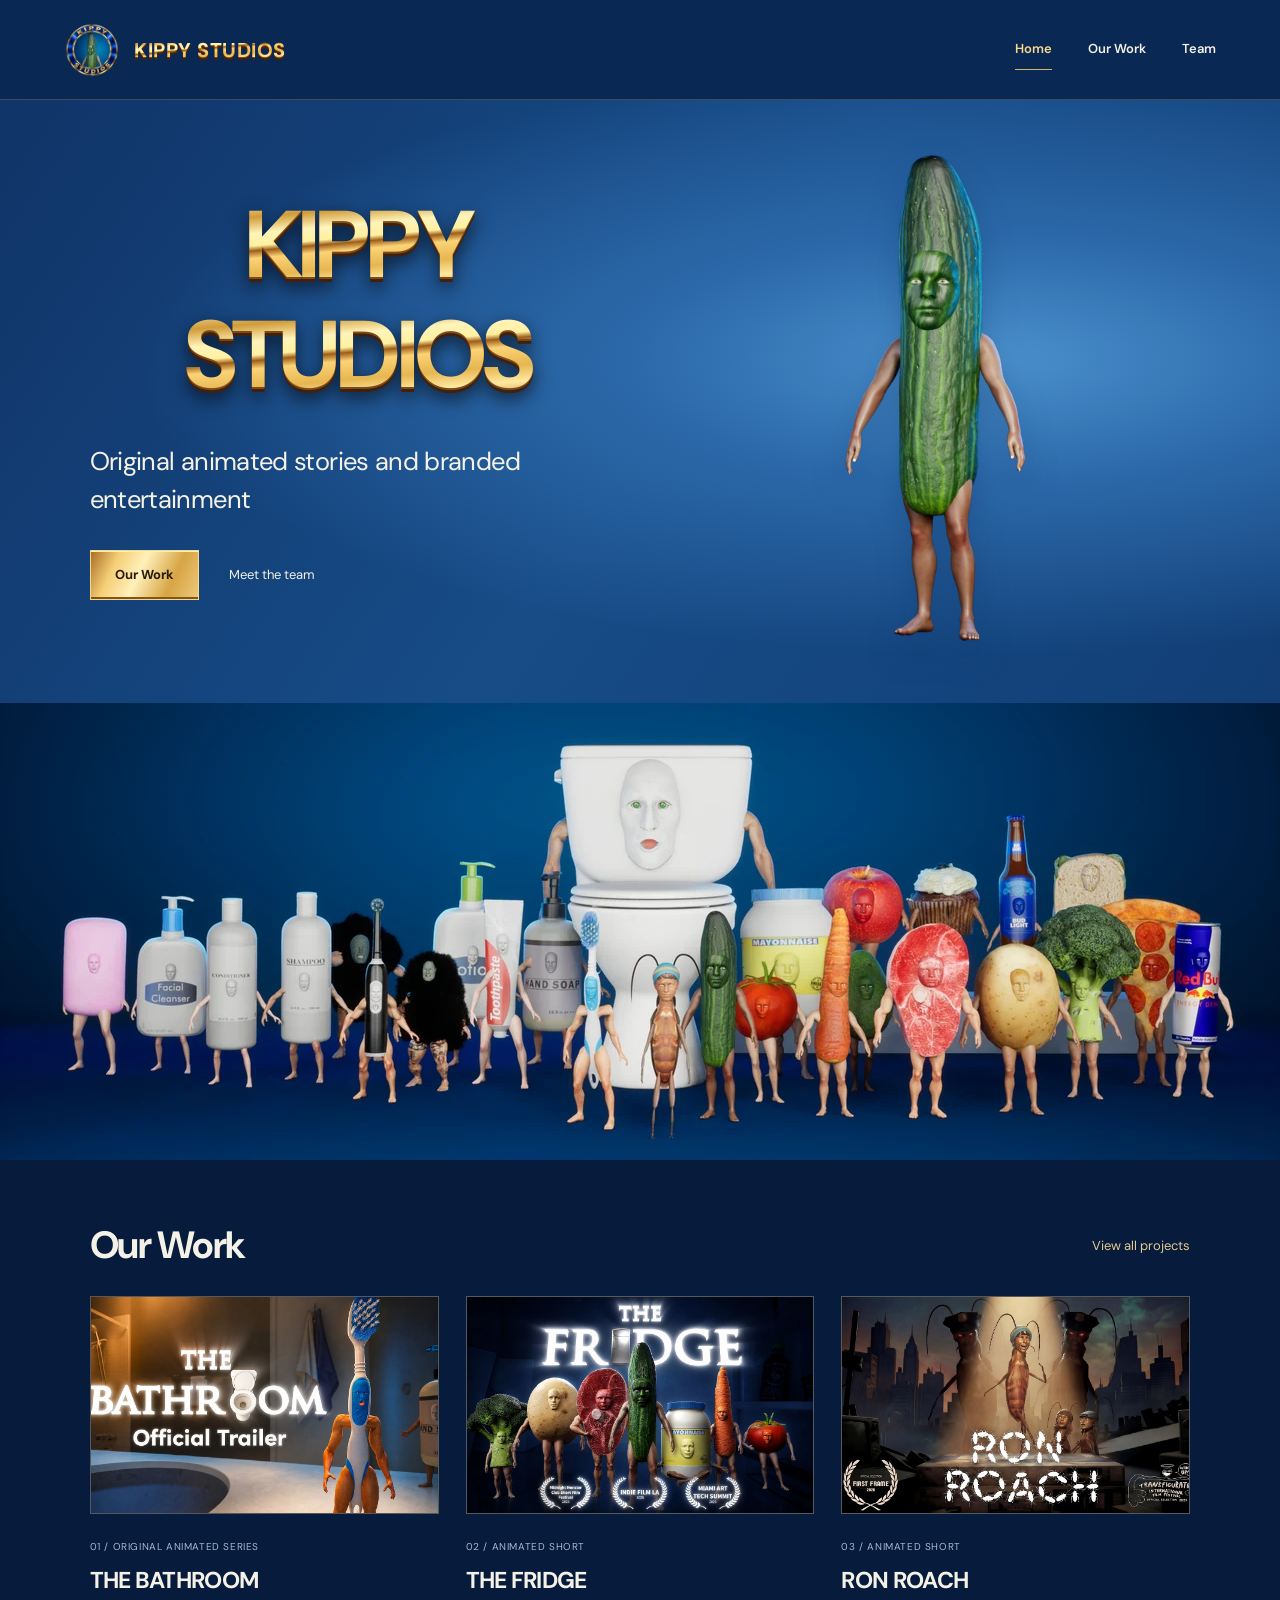
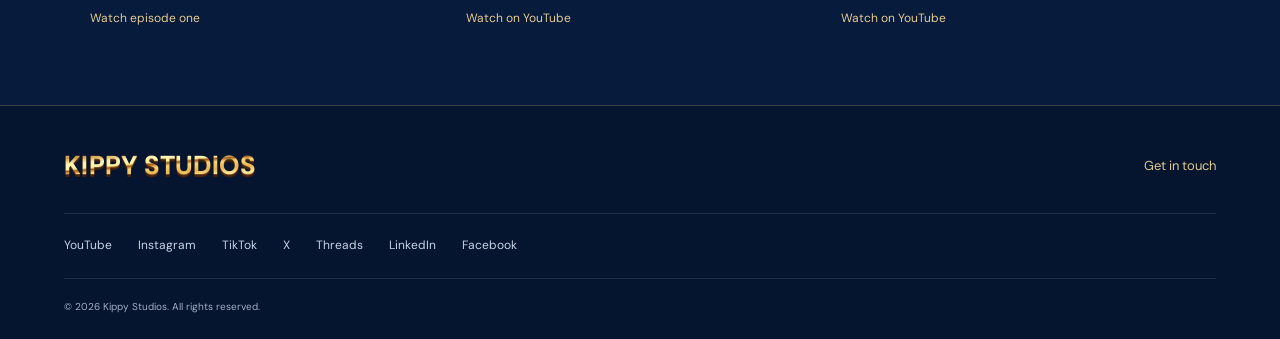
<file: index.html>
<!doctype html>
<html lang="en">
  <head>
    <meta charset="utf-8" />
    <meta name="viewport" content="width=device-width, initial-scale=1" />
    <meta name="theme-color" content="#113c78" />
    <meta
      name="description"
      content="Original animated stories and branded entertainment"
    />
    <title>Kippy Studios — Original animated stories and branded entertainment</title>
    <link rel="icon" type="image/png" href="assets/jake-favicon.png" />
    <link rel="apple-touch-icon" href="assets/jake-apple-touch.png" />
    <meta property="og:site_name" content="Kippy Studios" />
    <meta
      property="og:image"
      content="https://kippystudios.com/assets/jake-social-preview.jpg"
    />
    <meta
      property="og:image:alt"
      content="Jake the cucumber in the Kippy Studios sapphire and gold ring"
    />
    <meta name="twitter:card" content="summary" />
    <link rel="stylesheet" href="styles.css" />
    <script src="site.js" defer></script>
  </head>
  <body>
    <a class="skip" href="#main">Skip to content</a>
    <header class="site-header">
      <a class="brand" href="index.html" aria-label="Kippy Studios home"
        ><img
          class="brand-icon"
          src="assets/jake-ring-128.webp"
          srcset="
            assets/jake-ring-128.webp 128w,
            assets/jake-ring-256.webp 256w
          "
          sizes="(max-width:700px) 42px, 56px"
          alt=""
          width="128"
          height="128"
        /><span class="brand-name gold-text">KIPPY STUDIOS</span></a
      >
      <nav aria-label="Main navigation">
        <a href="index.html" aria-current="page">Home</a
        ><a href="projects.html">Our Work</a><a href="team.html">Team</a>
      </nav>
    </header>
    <main id="main">
      <section class="hero">
        <div class="hero-copy">
          <h1 class="brand-title" aria-label="Kippy Studios">
            <span class="gold-text">KIPPY</span
            ><span class="gold-text">STUDIOS</span>
          </h1>
          <p class="hero-tagline">
            Original animated stories and branded entertainment
          </p>
          <div class="hero-actions">
            <a class="button gold-button" href="projects.html">Our Work </a
            ><a class="text-link" href="team.html">Meet the team </a>
          </div>
        </div>
        <div class="jake-stage">
          <img
            class="hero-jake"
            src="assets/jake-fullbody-1000.webp"
            srcset="
              assets/jake-fullbody-640.webp  249w,
              assets/jake-fullbody-1000.webp 388w,
              assets/jake-fullbody-1600.webp 622w
            "
            sizes="(max-width:700px) 140px, (min-width:1600px) 218px, 194px"
            alt="Jake the cucumber, Kippy Studios’ original character from The Fridge"
            width="662"
            height="1704"
            fetchpriority="high"
            decoding="async"
          />
        </div>
      </section>
      <figure
        class="ensemble"
        data-ensemble-revision="blue-studio-v04-blue-floor-tight"
      >
        <div
          class="ensemble-viewport"
          tabindex="0"
          role="region"
          aria-label="Kippy character lineup, including John the toilet. Scroll horizontally on smaller screens to see the full cast."
        >
          <img
            src="assets/ensemble-with-john-blue-v04-tight-2560.webp"
            srcset="
              assets/ensemble-with-john-blue-v04-tight-1280.webp 1280w,
              assets/ensemble-with-john-blue-v04-tight-1920.webp 1920w,
              assets/ensemble-with-john-blue-v04-tight-2560.webp 2560w,
              assets/ensemble-with-john-blue-v04-tight-3840.webp 3840w
            "
            sizes="(max-width:700px) 897px, (min-width:1920px) 1920px, 100vw"
            alt="John the toilet at the center of Kippy Studios’ full ensemble of bathroom and food characters"
            width="3840"
            height="1370"
            loading="eager"
            decoding="async"
          />
        </div>
        <figcaption>Scroll to see the full cast</figcaption>
      </figure>
      <section id="work" class="section">
        <div class="section-heading">
          <h2>Our Work</h2>
          <a class="text-link" href="projects.html">View all projects</a>
        </div>
        <div class="film-grid">
          <article class="film-card">
            <a
              class="film-image"
              href="https://www.instagram.com/cobypal/reel/DZ8rlPfOWQp/"
              target="_blank"
              rel="noopener noreferrer"
              aria-label="Watch episode one: THE BATHROOM"
              ><img
                src="assets/film-0.webp"
                alt="The Bathroom — Original Animated Series"
                width="1280"
                height="720"
                loading="lazy"
            /></a>
            <div class="film-meta">
              <span>01 / Original Animated Series</span>
              <h3>THE BATHROOM</h3>
              <a
                href="https://www.instagram.com/cobypal/reel/DZ8rlPfOWQp/"
                target="_blank"
                rel="noopener noreferrer"
                >Watch episode one</a
              >
            </div>
          </article>
          <article class="film-card">
            <a
              class="film-image"
              href="https://www.youtube.com/watch?v=PSyKONIfqiM"
              target="_blank"
              rel="noopener noreferrer"
              aria-label="Watch on YouTube: THE FRIDGE"
              ><img
                src="assets/film-1.webp"
                alt="The Fridge — Animated Short"
                width="1280"
                height="720"
                loading="lazy"
            /></a>
            <div class="film-meta">
              <span>02 / Animated Short</span>
              <h3>THE FRIDGE</h3>
              <a
                href="https://www.youtube.com/watch?v=PSyKONIfqiM"
                target="_blank"
                rel="noopener noreferrer"
                >Watch on YouTube</a
              >
            </div>
          </article>
          <article class="film-card">
            <a
              class="film-image"
              href="https://www.youtube.com/watch?v=SQJE7rkXqWk"
              target="_blank"
              rel="noopener noreferrer"
              aria-label="Watch on YouTube: RON ROACH"
              ><img
                src="assets/film-2.webp"
                alt="Ron Roach — Animated Short"
                width="1280"
                height="720"
                loading="lazy"
            /></a>
            <div class="film-meta">
              <span>03 / Animated Short</span>
              <h3>RON ROACH</h3>
              <a
                href="https://www.youtube.com/watch?v=SQJE7rkXqWk"
                target="_blank"
                rel="noopener noreferrer"
                >Watch on YouTube</a
              >
            </div>
          </article>
        </div>
      </section>
    </main>
    <footer>
      <div class="footer-top">
        <a class="footer-brand gold-text" href="index.html">KIPPY STUDIOS</a
        ><a class="contact-link" href="mailto:coby@kippystudios.com"
          >Get in touch</a
        >
      </div>
      <nav class="socials" aria-label="Find Kippy Studios">
        <a
          href="https://www.youtube.com/@CobyPal/featured"
          target="_blank"
          rel="noopener noreferrer"
          >YouTube </a
        ><a
          href="https://www.instagram.com/cobypal/"
          target="_blank"
          rel="noopener noreferrer"
          >Instagram </a
        ><a
          href="https://www.tiktok.com/@cobypal"
          target="_blank"
          rel="noopener noreferrer"
          >TikTok </a
        ><a
          href="https://x.com/kippystudios"
          target="_blank"
          rel="noopener noreferrer"
          >X </a
        ><a
          href="https://www.threads.com/@kippystudios"
          target="_blank"
          rel="noopener noreferrer"
          >Threads </a
        ><a
          href="https://www.linkedin.com/company/kippystudios/?viewAsMember=true"
          target="_blank"
          rel="noopener noreferrer"
          >LinkedIn </a
        ><a
          href="https://facebook.com/kippystudiosofficial"
          target="_blank"
          rel="noopener noreferrer"
          >Facebook
        </a>
      </nav>
      <p class="copyright">© 2026 Kippy Studios. All rights reserved.</p>
    </footer>
  </body>
</html>
</file>
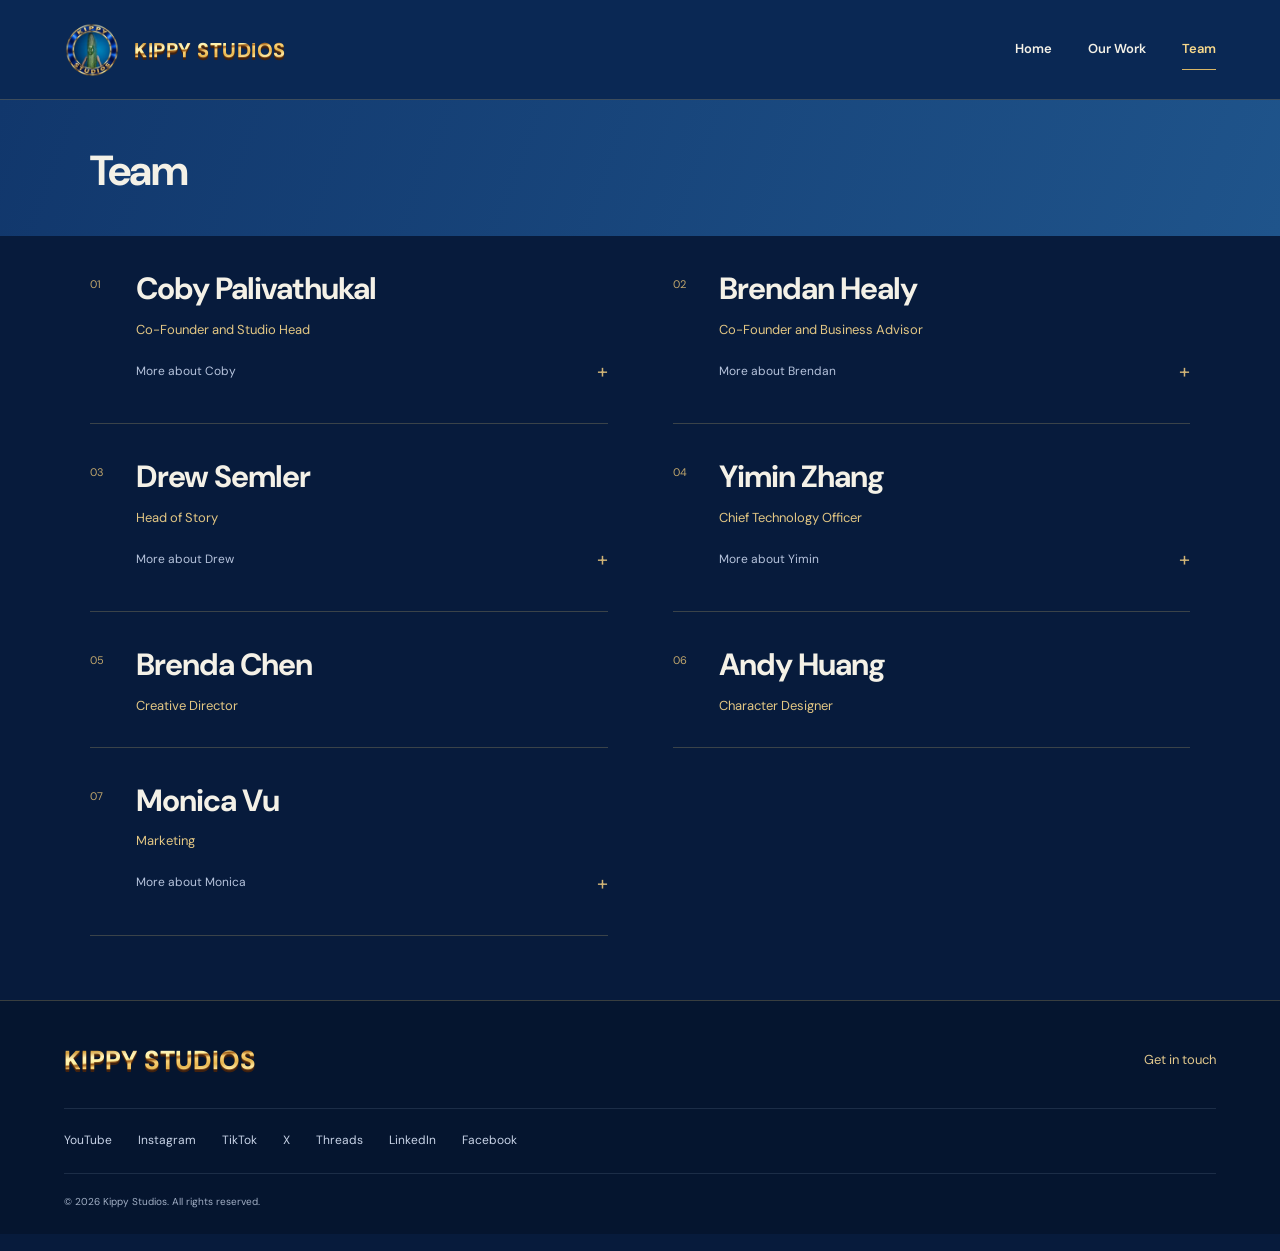
<file: about.html>
<!doctype html>
<html lang="en">
  <head>
    <meta charset="utf-8" />
    <meta name="viewport" content="width=device-width, initial-scale=1" />
    <meta http-equiv="refresh" content="0; url=team.html" />
    <link rel="canonical" href="https://kippystudios.com/team.html" />
    <title>Team — Kippy Studios</title>
  </head>
  <body>
    <main>
      <p>The Kippy Studios team is now at <a href="team.html">Team</a>.</p>
    </main>
  </body>
</html>
</file>
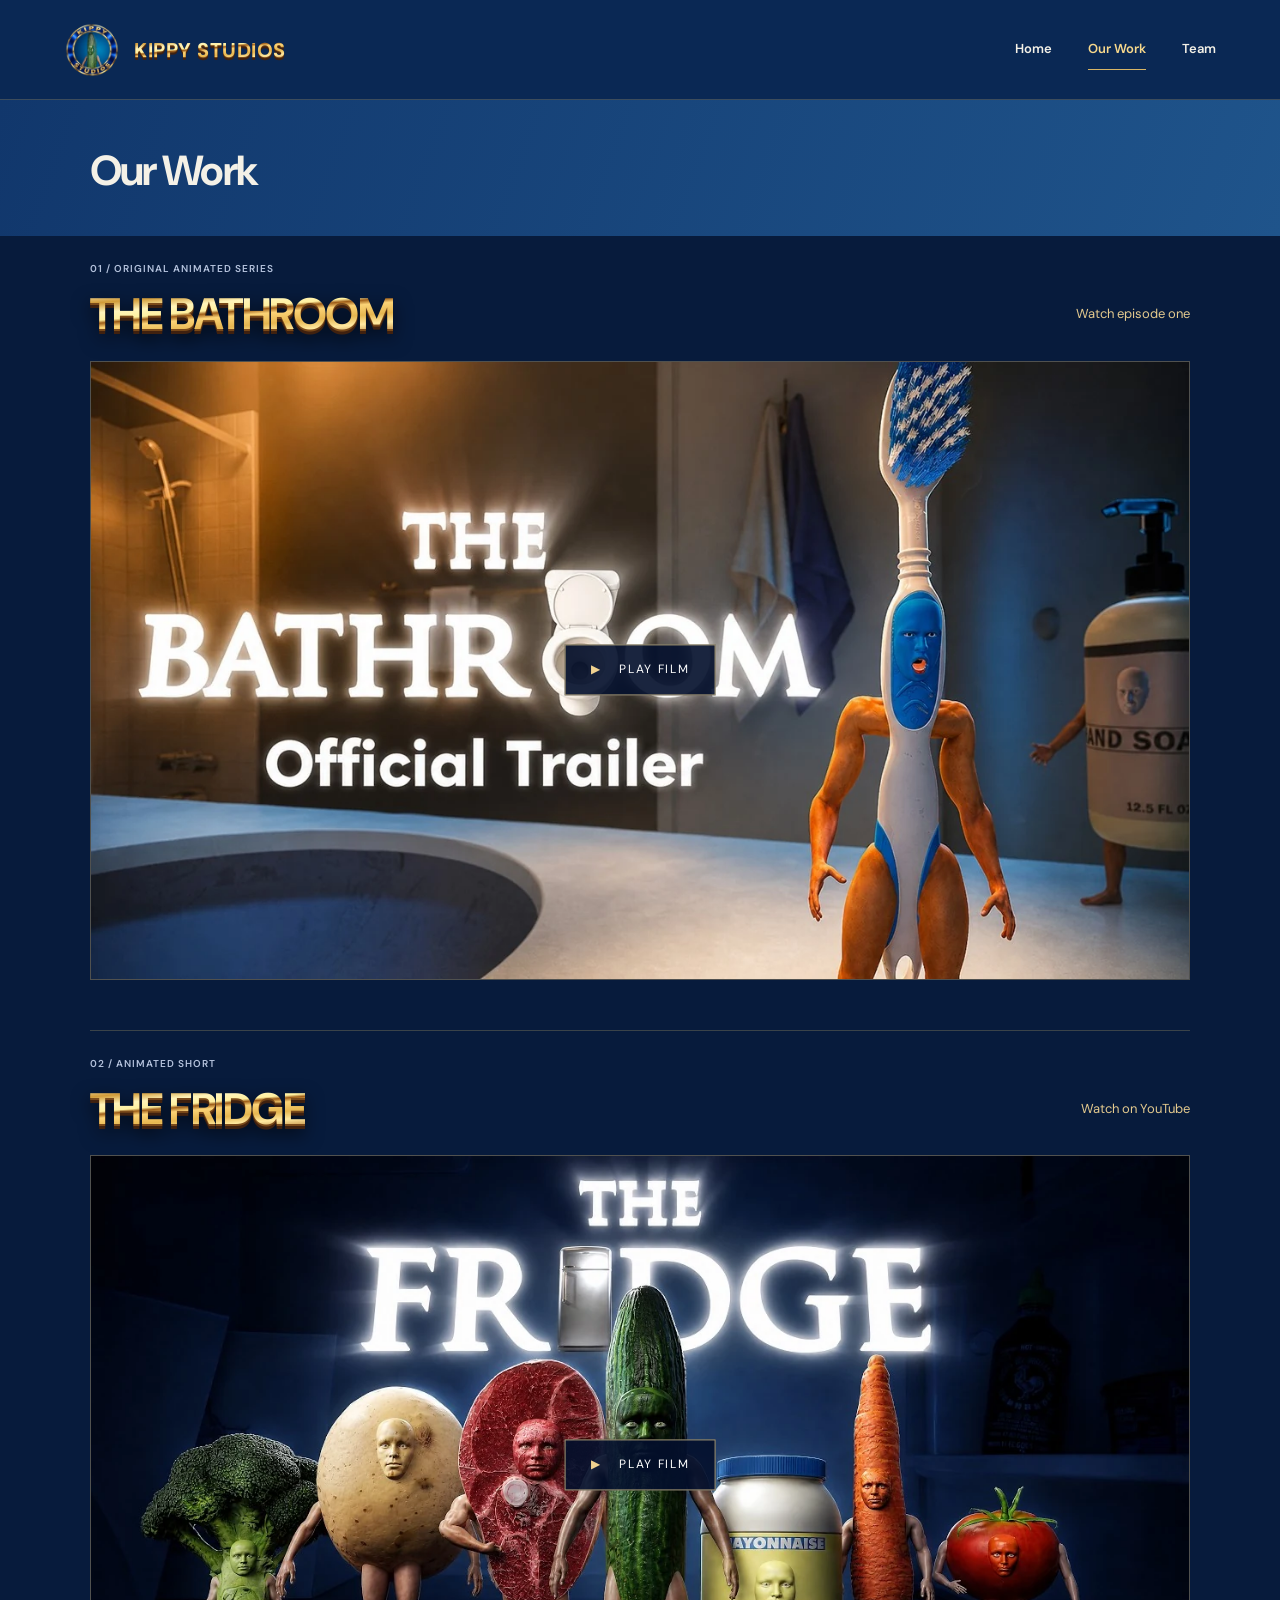
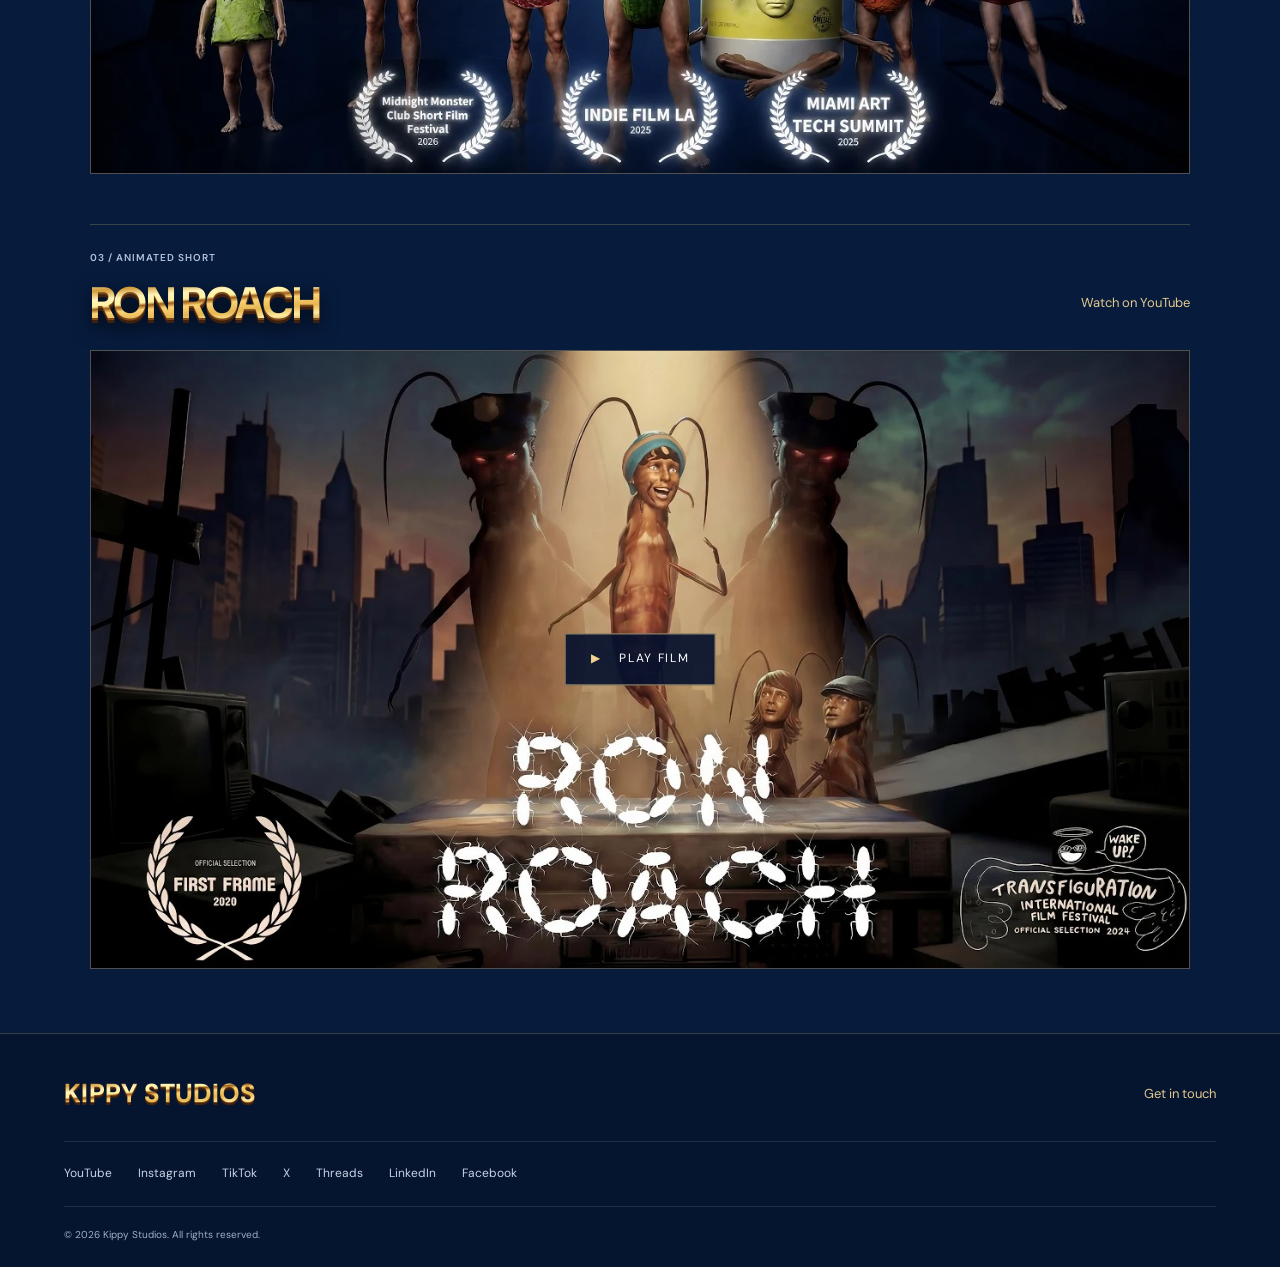
<file: projects.html>
<!doctype html>
<html lang="en">
  <head>
    <meta charset="utf-8" />
    <meta name="viewport" content="width=device-width, initial-scale=1" />
    <meta name="theme-color" content="#113c78" />
    <meta
      name="description"
      content="Watch The Bathroom, The Fridge, and Ron Roach — Kippy Studios originals."
    />
    <title>Our Work — Kippy Studios</title>
    <link rel="icon" type="image/png" href="assets/jake-favicon.png" />
    <link rel="apple-touch-icon" href="assets/jake-apple-touch.png" />
    <meta property="og:site_name" content="Kippy Studios" />
    <meta
      property="og:image"
      content="https://kippystudios.com/assets/jake-social-preview.jpg"
    />
    <meta
      property="og:image:alt"
      content="Jake the cucumber in the Kippy Studios sapphire and gold ring"
    />
    <meta name="twitter:card" content="summary" />
    <link rel="stylesheet" href="styles.css" />
    <script src="site.js" defer></script>
  </head>
  <body>
    <a class="skip" href="#main">Skip to content</a>
    <header class="site-header">
      <a class="brand" href="index.html" aria-label="Kippy Studios home"
        ><img
          class="brand-icon"
          src="assets/jake-ring-128.webp"
          srcset="
            assets/jake-ring-128.webp 128w,
            assets/jake-ring-256.webp 256w
          "
          sizes="(max-width:700px) 42px, 56px"
          alt=""
          width="128"
          height="128"
        /><span class="brand-name gold-text">KIPPY STUDIOS</span></a
      >
      <nav aria-label="Main navigation">
        <a href="index.html">Home</a
        ><a href="projects.html" aria-current="page">Our Work</a
        ><a href="team.html">Team</a>
      </nav>
    </header>
    <main id="main">
      <section class="work-intro"><h1>Our Work</h1></section>
      <section class="section projects-list" aria-label="Original films">
        <article class="project-feature">
          <div class="project-title">
            <span class="eyebrow">01 / Original Animated Series</span>
            <h2 class="gold-text">THE BATHROOM</h2>
            <a
              class="text-link"
              href="https://www.instagram.com/cobypal/reel/DZ8rlPfOWQp/"
              target="_blank"
              rel="noopener noreferrer"
              >Watch episode one</a
            >
          </div>
          <div
            class="video-shell"
            data-video="CnhX6bjEPXk"
            data-title="THE BATHROOM"
          >
            <button
              class="video-poster"
              type="button"
              aria-label="Play THE BATHROOM"
            >
              <img
                src="assets/film-0.webp"
                alt=""
                width="1280"
                height="720"
                loading="lazy"
              /><span class="video-play"
                ><span aria-hidden="true">▶</span> PLAY FILM</span
              >
            </button>
          </div>
          <noscript
            ><p>
              <a href="https://www.youtube.com/watch?v=CnhX6bjEPXk"
                >Watch THE BATHROOM on YouTube</a
              >
            </p></noscript
          >
        </article>
        <article class="project-feature">
          <div class="project-title">
            <span class="eyebrow">02 / Animated Short</span>
            <h2 class="gold-text">THE FRIDGE</h2>
            <a
              class="text-link"
              href="https://www.youtube.com/watch?v=PSyKONIfqiM"
              target="_blank"
              rel="noopener noreferrer"
              >Watch on YouTube</a
            >
          </div>
          <div
            class="video-shell"
            data-video="PSyKONIfqiM"
            data-title="THE FRIDGE"
          >
            <button
              class="video-poster"
              type="button"
              aria-label="Play THE FRIDGE"
            >
              <img
                src="assets/film-1.webp"
                alt=""
                width="1280"
                height="720"
                loading="lazy"
              /><span class="video-play"
                ><span aria-hidden="true">▶</span> PLAY FILM</span
              >
            </button>
          </div>
          <noscript
            ><p>
              <a href="https://www.youtube.com/watch?v=PSyKONIfqiM"
                >Watch THE FRIDGE on YouTube</a
              >
            </p></noscript
          >
        </article>
        <article class="project-feature">
          <div class="project-title">
            <span class="eyebrow">03 / Animated Short</span>
            <h2 class="gold-text">RON ROACH</h2>
            <a
              class="text-link"
              href="https://www.youtube.com/watch?v=SQJE7rkXqWk"
              target="_blank"
              rel="noopener noreferrer"
              >Watch on YouTube</a
            >
          </div>
          <div
            class="video-shell"
            data-video="SQJE7rkXqWk"
            data-title="RON ROACH"
          >
            <button
              class="video-poster"
              type="button"
              aria-label="Play RON ROACH"
            >
              <img
                src="assets/film-2.webp"
                alt=""
                width="1280"
                height="720"
                loading="lazy"
              /><span class="video-play"
                ><span aria-hidden="true">▶</span> PLAY FILM</span
              >
            </button>
          </div>
          <noscript
            ><p>
              <a href="https://www.youtube.com/watch?v=SQJE7rkXqWk"
                >Watch RON ROACH on YouTube</a
              >
            </p></noscript
          >
        </article>
      </section>
    </main>
    <footer>
      <div class="footer-top">
        <a class="footer-brand gold-text" href="index.html">KIPPY STUDIOS</a
        ><a class="contact-link" href="mailto:coby@kippystudios.com"
          >Get in touch</a
        >
      </div>
      <nav class="socials" aria-label="Find Kippy Studios">
        <a
          href="https://www.youtube.com/@CobyPal/featured"
          target="_blank"
          rel="noopener noreferrer"
          >YouTube </a
        ><a
          href="https://www.instagram.com/cobypal/"
          target="_blank"
          rel="noopener noreferrer"
          >Instagram </a
        ><a
          href="https://www.tiktok.com/@cobypal"
          target="_blank"
          rel="noopener noreferrer"
          >TikTok </a
        ><a
          href="https://x.com/kippystudios"
          target="_blank"
          rel="noopener noreferrer"
          >X </a
        ><a
          href="https://www.threads.com/@kippystudios"
          target="_blank"
          rel="noopener noreferrer"
          >Threads </a
        ><a
          href="https://www.linkedin.com/company/kippystudios/?viewAsMember=true"
          target="_blank"
          rel="noopener noreferrer"
          >LinkedIn </a
        ><a
          href="https://facebook.com/kippystudiosofficial"
          target="_blank"
          rel="noopener noreferrer"
          >Facebook
        </a>
      </nav>
      <p class="copyright">© 2026 Kippy Studios. All rights reserved.</p>
    </footer>
  </body>
</html>
</file>
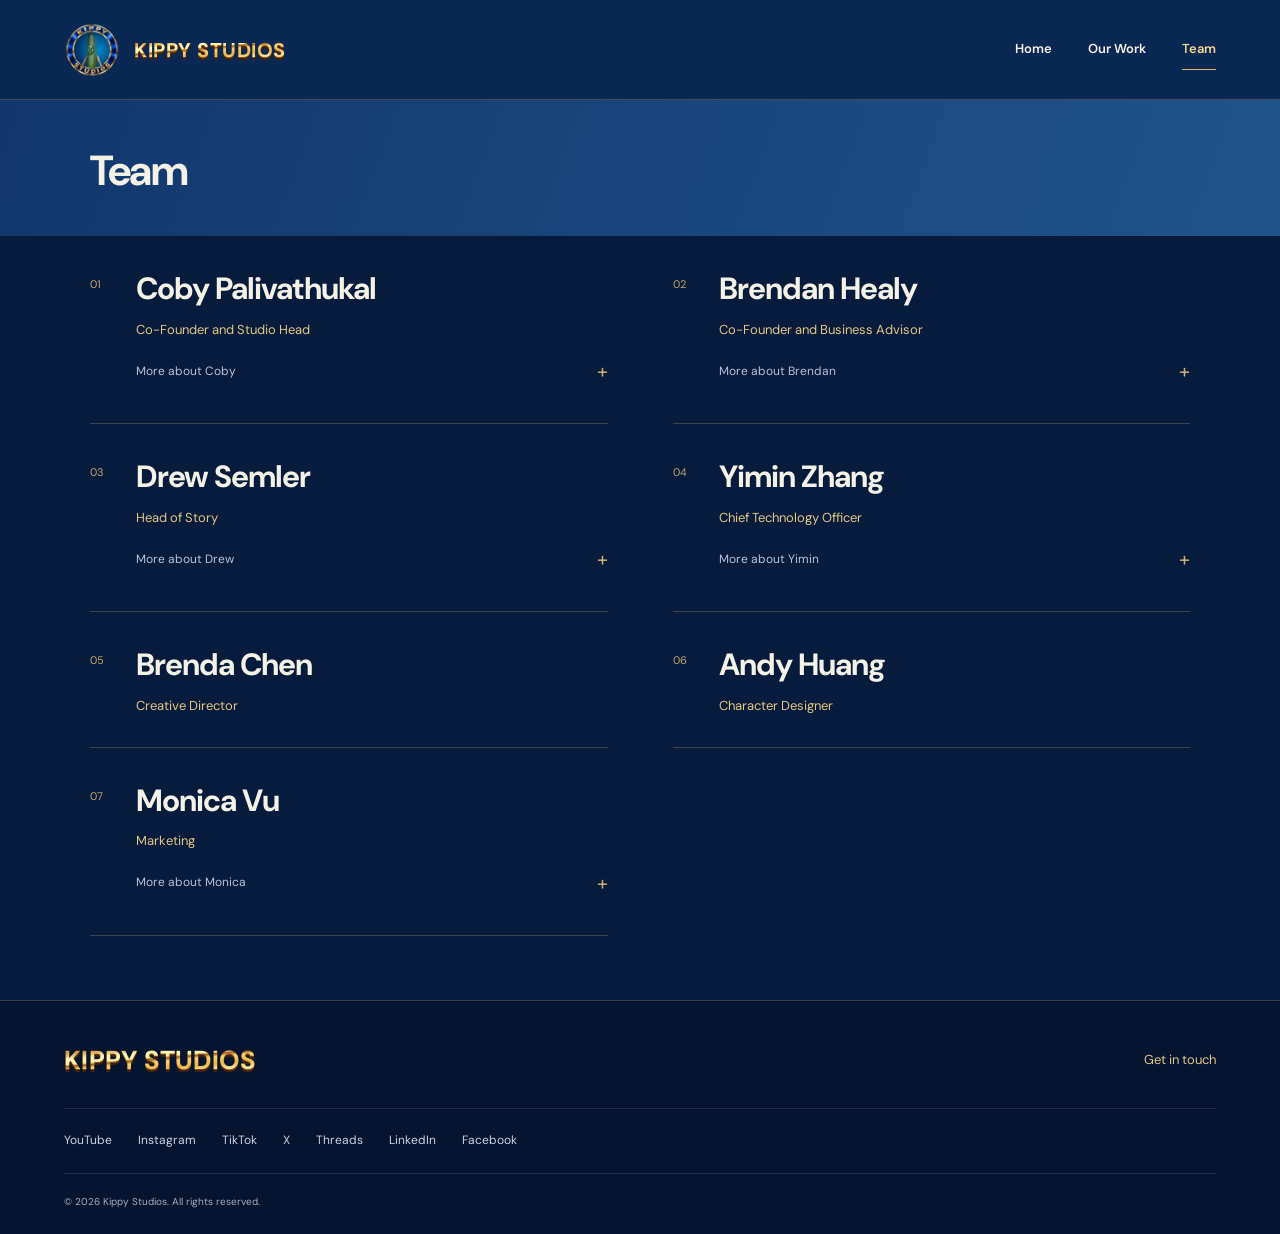
<file: team.html>
<!doctype html>
<html lang="en">
  <head>
    <meta charset="utf-8" />
    <meta name="viewport" content="width=device-width, initial-scale=1" />
    <meta name="theme-color" content="#113c78" />
    <meta name="description" content="Meet the Kippy Studios team." />
    <title>Team — Kippy Studios</title>
    <link rel="icon" type="image/png" href="assets/jake-favicon.png" />
    <link rel="apple-touch-icon" href="assets/jake-apple-touch.png" />
    <meta property="og:site_name" content="Kippy Studios" />
    <meta
      property="og:image"
      content="https://kippystudios.com/assets/jake-social-preview.jpg"
    />
    <meta
      property="og:image:alt"
      content="Jake the cucumber in the Kippy Studios sapphire and gold ring"
    />
    <meta name="twitter:card" content="summary" />
    <link rel="stylesheet" href="styles.css" />
    <script src="site.js" defer></script>
  </head>
  <body>
    <a class="skip" href="#main">Skip to content</a>
    <header class="site-header">
      <a class="brand" href="index.html" aria-label="Kippy Studios home"
        ><img
          class="brand-icon"
          src="assets/jake-ring-128.webp"
          srcset="
            assets/jake-ring-128.webp 128w,
            assets/jake-ring-256.webp 256w
          "
          sizes="(max-width:700px) 42px, 56px"
          alt=""
          width="128"
          height="128"
        /><span class="brand-name gold-text">KIPPY STUDIOS</span></a
      >
      <nav aria-label="Main navigation">
        <a href="index.html">Home</a><a href="projects.html">Our Work</a
        ><a href="team.html" aria-current="page">Team</a>
      </nav>
    </header>
    <main id="main">
      <section class="team-intro"><h1>Team</h1></section>
      <section class="section roster" aria-label="Kippy Studios team">
        <div class="team-grid">
          <article class="person">
            <span class="person-index">01</span>
            <h2>Coby Palivathukal</h2>
            <p class="person-role">Co-Founder and Studio Head</p>
            <details>
              <summary>
                More about Coby <span aria-hidden="true">+</span>
              </summary>
              <div class="bio">
                <p>
                  Coby is an award-winning filmmaker and creative technologist
                  working at the intersection of animation, storytelling, and
                  emerging media.
                </p>
                <p>
                  Coby holds a BA in Philosophy with a minor in Film &amp; Media
                  Studies from Stanford University and an MFA in Animation &amp;
                  Digital Arts from USC's School of Cinematic Arts.
                </p>
                <a href="https://www.linkedin.com/in/cobypalivathukal/"
                  >LinkedIn</a
                ><a href="mailto:coby@kippystudios.com">Email</a>
              </div>
            </details>
          </article>
          <article class="person">
            <span class="person-index">02</span>
            <h2>Brendan Healy</h2>
            <p class="person-role">Co-Founder and Business Advisor</p>
            <details>
              <summary>
                More about Brendan <span aria-hidden="true">+</span>
              </summary>
              <div class="bio">
                <p>
                  Brendan is a product builder working at the intersection of
                  media, technology, and creative systems.
                </p>
                <p>
                  Brendan holds a BA in History with a minor in Film from UCLA.
                  He is currently getting his MBA at Wharton.
                </p>
                <a href="https://www.linkedin.com/in/healy-brendan/">LinkedIn</a
                ><a href="mailto:brendan@kippystudios.com">Email</a>
              </div>
            </details>
          </article>
          <article class="person">
            <span class="person-index">03</span>
            <h2>Drew Semler</h2>
            <p class="person-role">Head of Story</p>
            <details>
              <summary>
                More about Drew <span aria-hidden="true">+</span>
              </summary>
              <div class="bio">
                <p>
                  Drew is a screenwriter and story developer with experience
                  across entertainment and advertising. He brings an
                  understanding of character, comedy, audience, and brand
                  storytelling to Kippy Studios.
                </p>
                <p>Drew wrote THE BATHROOM and Paper Penguin.</p>
                <p>
                  He holds a BA from Stanford University and an MFA in
                  Screenwriting from NYU.
                </p>
                <a href="https://www.linkedin.com/in/drew-semler-39799513a/"
                  >LinkedIn</a
                >
              </div>
            </details>
          </article>
          <article class="person">
            <span class="person-index">04</span>
            <h2>Yimin Zhang</h2>
            <p class="person-role">Chief Technology Officer</p>
            <details>
              <summary>
                More about Yimin <span aria-hidden="true">+</span>
              </summary>
              <div class="bio">
                <p>
                  Yimin is an innovative engineering leader working at the
                  intersection of software architecture, emerging technologies,
                  and scalable systems.
                </p>
                <p>
                  He develops creative content pipelines and leads the technical
                  vision for complex automated workflows.
                </p>
                <p>
                  Yimin holds a BA in animation and digital arts from the
                  University of Southern California.
                </p>
                <a href="https://www.linkedin.com/in/yiminzhangusc/"
                  >LinkedIn</a
                >
              </div>
            </details>
          </article>
          <article class="person">
            <span class="person-index">05</span>
            <h2>Brenda Chen</h2>
            <p class="person-role">Creative Director</p>
          </article>
          <article class="person">
            <span class="person-index">06</span>
            <h2>Andy Huang</h2>
            <p class="person-role">Character Designer</p>
          </article>
          <article class="person">
            <span class="person-index">07</span>
            <h2>Monica Vu</h2>
            <p class="person-role">Marketing</p>
            <details>
              <summary>
                More about Monica <span aria-hidden="true">+</span>
              </summary>
              <div class="bio">
                <p>
                  Monica is a strategic marketing leader working at the
                  intersection of brand storytelling, digital growth, and
                  creative campaigns.
                </p>
                <p>
                  She leads go-to-market strategy and helps scale audience
                  engagement across global markets.
                </p>
                <p>
                  Monica holds a BS in product design from Stanford and an MBA
                  from The Wharton School.
                </p>
                <a href="https://www.linkedin.com/in/vumonica/">LinkedIn</a>
              </div>
            </details>
          </article>
        </div>
      </section>
    </main>
    <footer>
      <div class="footer-top">
        <a class="footer-brand gold-text" href="index.html">KIPPY STUDIOS</a
        ><a class="contact-link" href="mailto:coby@kippystudios.com"
          >Get in touch</a
        >
      </div>
      <nav class="socials" aria-label="Find Kippy Studios">
        <a
          href="https://www.youtube.com/@CobyPal/featured"
          target="_blank"
          rel="noopener noreferrer"
          >YouTube </a
        ><a
          href="https://www.instagram.com/cobypal/"
          target="_blank"
          rel="noopener noreferrer"
          >Instagram </a
        ><a
          href="https://www.tiktok.com/@cobypal"
          target="_blank"
          rel="noopener noreferrer"
          >TikTok </a
        ><a
          href="https://x.com/kippystudios"
          target="_blank"
          rel="noopener noreferrer"
          >X </a
        ><a
          href="https://www.threads.com/@kippystudios"
          target="_blank"
          rel="noopener noreferrer"
          >Threads </a
        ><a
          href="https://www.linkedin.com/company/kippystudios/?viewAsMember=true"
          target="_blank"
          rel="noopener noreferrer"
          >LinkedIn </a
        ><a
          href="https://facebook.com/kippystudiosofficial"
          target="_blank"
          rel="noopener noreferrer"
          >Facebook
        </a>
      </nav>
      <p class="copyright">© 2026 Kippy Studios. All rights reserved.</p>
    </footer>
  </body>
</html>
</file>
<file: styles.css>
@import url("https://fonts.googleapis.com/css2?family=DM+Sans:wght@400;500;600;700&display=swap");
:root {
  --navy: #071b3c;
  --ink: #f4f1e7;
  --muted: #c4d5ec;
  --gold: #ecc979;
  --line: rgba(220, 190, 115, 0.24);
}
* {
  box-sizing: border-box;
}
html {
  scroll-behavior: auto;
  scroll-padding-top: 24px;
}
body {
  margin: 0;
  background: var(--navy);
  color: var(--ink);
  font-family: "DM Sans", Arial, sans-serif;
  font-size: 16px;
  line-height: 1.6;
}
a {
  color: inherit;
  text-decoration: none;
}
button {
  font: inherit;
}
img {
  display: block;
  max-width: 100%;
  height: auto;
}
h1,
h2,
h3,
p,
figure {
  margin: 0;
}
h1,
h2,
h3 {
  line-height: 1.1;
}
a:hover {
  color: #ffe3a0;
}
a:focus-visible,
button:focus-visible,
summary:focus-visible,
.ensemble-viewport:focus-visible {
  outline: 3px solid #f9dfa0;
  outline-offset: 6px;
}
.skip {
  position: fixed;
  top: -100px;
  left: 20px;
  padding: 12px 20px;
  background: #fff;
  color: #061333;
  z-index: 100;
}
.skip:focus {
  top: 10px;
}
.site-header {
  height: 100px;
  padding: 0 5%;
  display: flex;
  align-items: center;
  justify-content: space-between;
  border-bottom: 1px solid var(--line);
  background: #0a2854;
}
.brand {
  display: flex;
  gap: 14px;
  align-items: center;
}
.brand-icon {
  width: 56px;
  height: 56px;
  object-fit: contain;
}
.brand-name {
  font-size: 20px;
  font-weight: 700;
  line-height: 1.3;
  white-space: nowrap;
  letter-spacing: 0.025em;
}
.site-header nav {
  display: flex;
  gap: 36px;
}
.site-header nav a {
  position: relative;
  font-size: 13px;
  font-weight: 600;
  min-height: 44px;
  display: flex;
  align-items: center;
  padding: 12px 0;
}
.site-header nav a[aria-current] {
  color: #f8d98c;
}
.site-header nav a[aria-current]:after {
  content: "";
  position: absolute;
  bottom: 2px;
  left: 0;
  width: 100%;
  height: 1px;
  background: #d7b566;
}
/* Exact filled gold palette from the user's selected heading reference.
   Fixed gradient, fixed shadows: no animation, transition, brightness or shimmer. */
.gold-text {
  color: #efc772;
  background: linear-gradient(
    175deg,
    #fff8d1 0%,
    #d19b39 18%,
    #fff4ba 31%,
    #fff0a0 41%,
    #9e5d18 45%,
    #fbd376 51%,
    #e6b650 65%,
    #ffe9a0 77%,
    #aa681f 96%
  );
  -webkit-background-clip: text;
  background-clip: text;
  -webkit-text-fill-color: transparent;
  filter: drop-shadow(0 2px 0 #7a4a1a) drop-shadow(0 3px 0 #40210f)
    drop-shadow(0 6px 9px #0009);
  background-size: 100% 100%;
  background-position: 0 0;
  animation: none !important;
  transition: none !important;
  opacity: 1;
}
.hero {
  min-height: 590px;
  display: grid;
  grid-template-columns: 1.05fr 1fr;
  align-items: center;
  gap: 5%;
  padding: 48px 7% 55px;
  background:
    radial-gradient(
      ellipse at 77% 43%,
      #4b91ce 0,
      #2c69aa 25%,
      transparent 61%
    ),
    linear-gradient(125deg, #103468 0%, #174c87 52%, #123e75 100%);
}
.hero-copy {
  max-width: 620px;
}
.brand-title {
  font-size: clamp(70px, 7.4vw, 112px);
  font-weight: 700;
  letter-spacing: -0.045em;
  line-height: 1.03;
  text-align: center;
  margin: 0 0 32px;
}
/* Negative tracking lets the final Y overhang its text advance.
   Pad the painted background so its filled face and extrusion are complete. */
.brand-title .gold-text {
  display: table;
  margin: 0 auto;
  padding: 0 0.08em 7px;
  overflow: visible;
}
.brand-title .gold-text + .gold-text {
  margin-top: 6px;
}
.hero-tagline {
  font-size: clamp(19px, 2vw, 27px);
  line-height: 1.5;
  letter-spacing: -0.025em;
  max-width: 480px;
}
.hero-actions {
  display: flex;
  align-items: center;
  gap: 30px;
  margin-top: 30px;
}
.button {
  display: inline-flex;
  align-items: center;
  justify-content: center;
  padding: 14px 24px;
  font-weight: 700;
  font-size: 13px;
  min-height: 50px;
}
.gold-button {
  color: #291b09;
  border: 1px solid #f3d88e;
  background: linear-gradient(
    115deg,
    #a86d26,
    #f5cf76 23%,
    #fff0bb 45%,
    #d7a544 74%,
    #edca7b
  );
  box-shadow:
    inset 0 1px #fff3bb,
    inset 0 -2px #865316;
}
.gold-button:hover {
  color: #090d1c;
  border-color: #fff0bb;
}
.text-link {
  display: inline-flex;
  align-items: center;
  gap: 14px;
  min-height: 44px;
  font-size: 13px;
}
.humster-stage {
  display: flex;
  justify-content: center;
  align-items: center;
  position: relative;
  min-height: 450px;
}
.hero-humster {
  position: relative;
  max-height: 460px;
  width: auto;
  max-width: 88%;
  filter: drop-shadow(0 18px 18px #0006);
}
.ensemble {
  margin: 0 auto;
  max-width: 1920px;
  background: #061b49;
  border-top: 1px solid #213b68;
  border-bottom: 1px solid #213b68;
}
.ensemble-viewport {
  width: 100%;
  overflow-x: auto;
  overflow-y: hidden;
  scroll-behavior: auto;
  scrollbar-width: thin;
  scrollbar-color: #9c8045 #071837;
}
.ensemble img {
  display: block;
  width: 100%;
  height: auto;
  max-width: none;
}
.ensemble figcaption {
  display: none;
}
.section {
  padding: 64px 7%;
}
.section-heading {
  display: flex;
  align-items: center;
  justify-content: space-between;
  gap: 20px;
  margin-bottom: 28px;
}
.section-heading h2 {
  font-size: 38px;
  letter-spacing: -0.035em;
}
.section-heading .text-link {
  color: #e3ca90;
}
.film-grid {
  display: grid;
  grid-template-columns: repeat(3, minmax(0, 1fr));
  gap: 27px;
}
.film-image {
  position: relative;
  display: block;
  overflow: hidden;
  border: 1px solid #c7af6b44;
  aspect-ratio: 16/10;
  background: #12234c;
}
.film-image img {
  width: 100%;
  height: 100%;
  object-fit: cover;
}
.film-meta {
  padding-top: 18px;
}
.film-meta > span {
  font-size: 10px;
  letter-spacing: 0.06em;
  text-transform: uppercase;
  color: #a9b8d3;
}
.film-meta h3 {
  font-size: 23px;
  letter-spacing: -0.03em;
  margin: 10px 0 4px;
}
.film-meta > a {
  display: inline-flex;
  align-items: center;
  min-height: 44px;
  font-size: 12px;
  color: #e6cb90;
}
.work-intro,
.team-intro {
  padding: 30px 7% 12px;
}
.work-intro h1,
.team-intro h1 {
  font-size: 42px;
  letter-spacing: -0.04em;
  font-weight: 700;
}
.projects-list {
  padding-top: 0;
}
.project-feature {
  padding: 25px 0 50px;
  border-bottom: 1px solid var(--line);
}
.project-feature:last-child {
  border: 0;
  padding-bottom: 0;
}
.project-title {
  display: flex;
  align-items: center;
  justify-content: space-between;
  gap: 13px;
  flex-wrap: wrap;
  margin-bottom: 22px;
}
.eyebrow {
  font-size: 10px;
  font-weight: 600;
  color: #b4c2dc;
  letter-spacing: 0.1em;
  text-transform: uppercase;
}
.project-title .eyebrow {
  width: 100%;
}
.project-title h2 {
  font-size: clamp(28px, 3.5vw, 44px);
  letter-spacing: -0.035em;
}
.project-title > a {
  color: #e4ca8e;
}
.video-shell {
  aspect-ratio: 16/9;
  background: #081839;
  border: 1px solid #bf9e5966;
  position: relative;
  overflow: hidden;
}
.video-poster {
  padding: 0;
  border: 0;
  color: #fff;
  display: block;
  width: 100%;
  height: 100%;
  cursor: pointer;
  background: #0a1834;
}
.video-poster > img {
  width: 100%;
  height: 100%;
  object-fit: cover;
}
.video-play {
  position: absolute;
  left: 50%;
  top: 50%;
  transform: translate(-50%, -50%);
  display: flex;
  align-items: center;
  gap: 18px;
  padding: 15px 25px;
  background: #04102de8;
  border: 1px solid #f4d997aa;
  font-size: 12px;
  letter-spacing: 0.14em;
  white-space: nowrap;
}
.video-play > span {
  color: #f1d290;
}
.video-shell iframe {
  border: 0;
  width: 100%;
  height: 100%;
}
.team-grid {
  display: grid;
  grid-template-columns: repeat(2, minmax(0, 1fr));
  gap: 0 65px;
}
.roster {
  padding-top: 0;
}
.person {
  position: relative;
  padding: 36px 0 30px 46px;
  border-bottom: 1px solid var(--line);
}
.person-index {
  position: absolute;
  left: 0;
  top: 40px;
  color: #c0a66c;
  font-size: 11px;
}
.person h2 {
  font-size: clamp(24px, 2.4vw, 34px);
  line-height: 1.15;
  letter-spacing: -0.03em;
}
.person-role {
  color: #e3c784;
  margin-top: 12px;
  font-size: 13px;
}
.person summary {
  cursor: pointer;
  display: flex;
  justify-content: space-between;
  align-items: center;
  min-height: 44px;
  color: #b6c3dc;
  font-size: 12px;
  margin-top: 9px;
  list-style: none;
}
.person summary::-webkit-details-marker {
  display: none;
}
.person summary span {
  font-size: 20px;
  color: #d0b476;
}
.person details[open] summary span {
  transform: rotate(45deg);
}
.bio p {
  margin: 15px 0;
  color: #b7c3da;
  font-size: 13px;
  line-height: 1.8;
}
.bio a {
  display: inline-flex;
  align-items: center;
  min-height: 44px;
  margin-right: 20px;
  color: #f1d494;
  font-size: 12px;
}
footer {
  padding: 38px 5% 24px;
  border-top: 1px solid var(--line);
  background: #05152f;
}
.footer-top {
  display: flex;
  justify-content: space-between;
  align-items: center;
  gap: 25px;
  margin-bottom: 25px;
}
.footer-brand {
  font-size: 26px;
  font-weight: 700;
  letter-spacing: 0.01em;
  line-height: 1.3;
}
.contact-link {
  font-size: 13px;
  color: #e2c88d;
  display: inline-flex;
  align-items: center;
  min-height: 44px;
  white-space: nowrap;
}
.socials {
  display: flex;
  gap: 26px;
  flex-wrap: wrap;
  border-top: 1px solid #a3b4d126;
  border-bottom: 1px solid #a3b4d126;
  padding: 14px 0;
}
.socials a {
  font-size: 12px;
  min-height: 36px;
  display: flex;
  align-items: center;
  gap: 10px;
  color: #c8d3e7;
}
.copyright {
  font-size: 10px;
  color: #a2afc5;
  padding-top: 20px;
}
@media (min-width: 1600px) {
  .hero {
    padding-left: max(7%, calc((100vw - 1400px) / 2));
    padding-right: max(7%, calc((100vw - 1400px) / 2));
    min-height: 620px;
  }
  .section,
  .work-intro,
  .team-intro {
    padding-left: max(7%, calc((100vw - 1400px) / 2));
    padding-right: max(7%, calc((100vw - 1400px) / 2));
  }
  .brand-title {
    font-size: 118px;
  }
  .hero-humster {
    max-height: 490px;
  }
}
@media (max-width: 1000px) {
  .site-header nav {
    gap: 24px;
  }
  .brand-name {
    font-size: 18px;
  }
  .hero {
    padding: 38px 5% 45px;
    min-height: 520px;
    gap: 4%;
  }
  .brand-title {
    font-size: clamp(65px, 7.4vw, 84px);
  }
  .hero-tagline {
    font-size: 20px;
  }
  .humster-stage {
    min-height: 390px;
  }
  .hero-humster {
    max-height: 390px;
  }
  .hero-actions {
    gap: 22px;
  }
  .section {
    padding: 50px 5%;
  }
  .film-grid {
    gap: 18px;
  }
  .film-meta h3 {
    font-size: 20px;
  }
  .team-grid {
    gap: 0 30px;
  }
  .person {
    padding-left: 33px;
  }
}
@media (max-width: 700px) {
  .site-header {
    height: auto;
    min-height: 110px;
    padding: 10px 5% 5px;
    justify-content: center;
    flex-wrap: wrap;
    gap: 3px;
  }
  .brand {
    gap: 10px;
  }
  .brand-icon {
    width: 42px;
    height: 42px;
  }
  .brand-name {
    font-size: 17px;
  }
  .site-header nav {
    width: 100%;
    justify-content: space-around;
    gap: 0;
  }
  .site-header nav a {
    font-size: 12px;
    padding: 10px 12px;
  }
  .site-header nav a[aria-current]:after {
    left: 12px;
    width: calc(100% - 24px);
  }
  .hero {
    display: flex;
    flex-direction: column;
    min-height: 0;
    padding: 32px 6% 27px;
    gap: 23px;
  }
  .hero-copy {
    width: 100%;
    text-align: center;
  }
  .brand-title {
    font-size: clamp(64px, 16vw, 92px);
    margin: 0 auto 25px;
    line-height: 1.02;
  }
  .brand-title .gold-text + .gold-text {
    margin-top: 4px;
  }
  .hero-tagline {
    font-size: 21px;
    line-height: 1.45;
    max-width: 335px;
    margin: 0 auto;
  }
  .hero-actions {
    justify-content: center;
    gap: 25px;
    margin-top: 23px;
  }
  .button {
    padding: 12px 21px;
  }
  .humster-stage {
    min-height: 340px;
    width: min(100%, 360px);
  }
  .hero-humster {
    max-height: 340px;
    max-width: 85%;
  }
  .ensemble-viewport {
    height: 320px;
  }
  .ensemble img {
    height: 320px;
    width: auto;
    max-width: none;
  }
  .ensemble figcaption {
    display: block;
    text-align: center;
    color: #c3d0e4;
    background: #103765;
    padding: 8px 12px;
    font-size: 11px;
  }
  .section {
    padding: 40px 6%;
  }
  .section-heading {
    margin-bottom: 22px;
    gap: 10px;
  }
  .section-heading h2 {
    font-size: 30px;
  }
  .section-heading .text-link {
    font-size: 11px;
  }
  .film-grid {
    grid-template-columns: 1fr;
    gap: 30px;
  }
  .film-image {
    aspect-ratio: 16/9;
  }
  .film-meta {
    padding-top: 14px;
  }
  .film-meta h3 {
    font-size: 25px;
    margin-top: 8px;
  }
  .work-intro,
  .team-intro {
    padding: 24px 6% 5px;
  }
  .work-intro h1,
  .team-intro h1 {
    font-size: 34px;
  }
  .projects-list {
    padding-top: 0;
  }
  .project-feature {
    padding: 23px 0 36px;
  }
  .project-title {
    gap: 9px;
    margin-bottom: 17px;
  }
  .project-title .eyebrow {
    font-size: 9px;
  }
  .project-title h2 {
    font-size: 29px;
  }
  .project-title > a {
    font-size: 12px;
  }
  .video-play {
    font-size: 10px;
    padding: 11px 16px;
    gap: 12px;
  }
  .team-grid {
    grid-template-columns: 1fr;
  }
  .roster {
    padding-top: 0;
  }
  .person {
    padding: 28px 0 25px 32px;
  }
  .person-index {
    top: 31px;
  }
  .person h2 {
    font-size: 28px;
  }
  .person-role {
    font-size: 12px;
    margin-top: 9px;
  }
  .person summary {
    font-size: 11px;
  }
  footer {
    padding: 28px 6% 23px;
  }
  .footer-top {
    gap: 12px;
    align-items: center;
    margin-bottom: 19px;
  }
  .footer-brand {
    font-size: 20px;
  }
  .contact-link {
    font-size: 11px;
  }
  .socials {
    gap: 5px 22px;
  }
  .socials a {
    font-size: 11px;
  }
  .copyright {
    font-size: 9px;
  }
}
@media (prefers-reduced-motion: reduce) {
  *,
  *:before,
  *:after {
    animation: none !important;
    transition: none !important;
  }
  html {
    scroll-behavior: auto;
  }
}

/* Keep the metallic edge proportional at navigation/footer text sizes. */
.brand-name,
.footer-brand {
  filter: drop-shadow(0 1px 0 #7a4a1a) drop-shadow(0 2px 0 #40210f);
}

/* Stable hero media box. Source URLs are added only after the approved loop is ready. */
.humster-media {
  position: relative;
  width: min(88%, 366px);
  aspect-ratio: 795 / 1000;
}
.humster-media .hero-humster,
.humster-media .hero-turnaround {
  width: 100%;
  height: 100%;
  max-width: none;
  max-height: none;
  object-fit: contain;
}
.humster-media .hero-turnaround {
  position: absolute;
  inset: 0;
}
.humster-motion-toggle {
  position: absolute;
  right: 0;
  bottom: -20px;
  min-height: 44px;
  padding: 7px 12px;
  background: #061333;
  color: #f0d697;
  border: 1px solid #b5995e;
  font-size: 11px;
  cursor: pointer;
}
[hidden] {
  display: none !important;
}
@media (min-width: 1600px) {
  .humster-media {
    width: min(88%, 390px);
  }
}
@media (min-width: 701px) and (max-width: 1000px) {
  .humster-media {
    width: min(88%, 310px);
  }
}
@media (max-width: 700px) {
  .humster-media {
    width: min(85%, 270px);
  }
}
@media (prefers-reduced-motion: reduce) {
  .hero-turnaround,
  .humster-motion-toggle {
    display: none !important;
  }
}

/* Jake / Blue Studio identity, November 2026. Approved static assets only. */
.jake-stage {
  display: flex;
  align-items: center;
  justify-content: center;
  min-height: 470px;
}
.hero-jake {
  width: 100%;
  height: 500px;
  object-fit: contain;
  filter: drop-shadow(0 16px 16px #07295844);
}
.ensemble {
  border: 0;
  background: #173f76;
}
.work-intro,
.team-intro {
  background: linear-gradient(110deg, #11376c, #1f548b);
  padding-top: 48px;
  padding-bottom: 42px;
}
.film-image,
.video-shell {
  border-color: #e0c37b55;
}
@media (min-width: 1600px) {
  .hero-jake {
    height: 560px;
  }
}
@media (min-width: 701px) and (max-width: 1000px) {
  .jake-stage {
    min-height: 400px;
  }
  .hero-jake {
    height: 430px;
  }
}
@media (max-width: 700px) {
  .jake-stage {
    min-height: 0;
    width: 100%;
  }
  .hero-jake {
    height: 360px;
  }
  .hero {
    gap: 18px;
    background:
      radial-gradient(
        ellipse at 50% 78%,
        #4b91ce 0,
        #2c69aa 25%,
        transparent 62%
      ),
      linear-gradient(150deg, #103468, #174c87);
  }
  .work-intro,
  .team-intro {
    padding-top: 30px;
    padding-bottom: 28px;
  }
}
</file>
